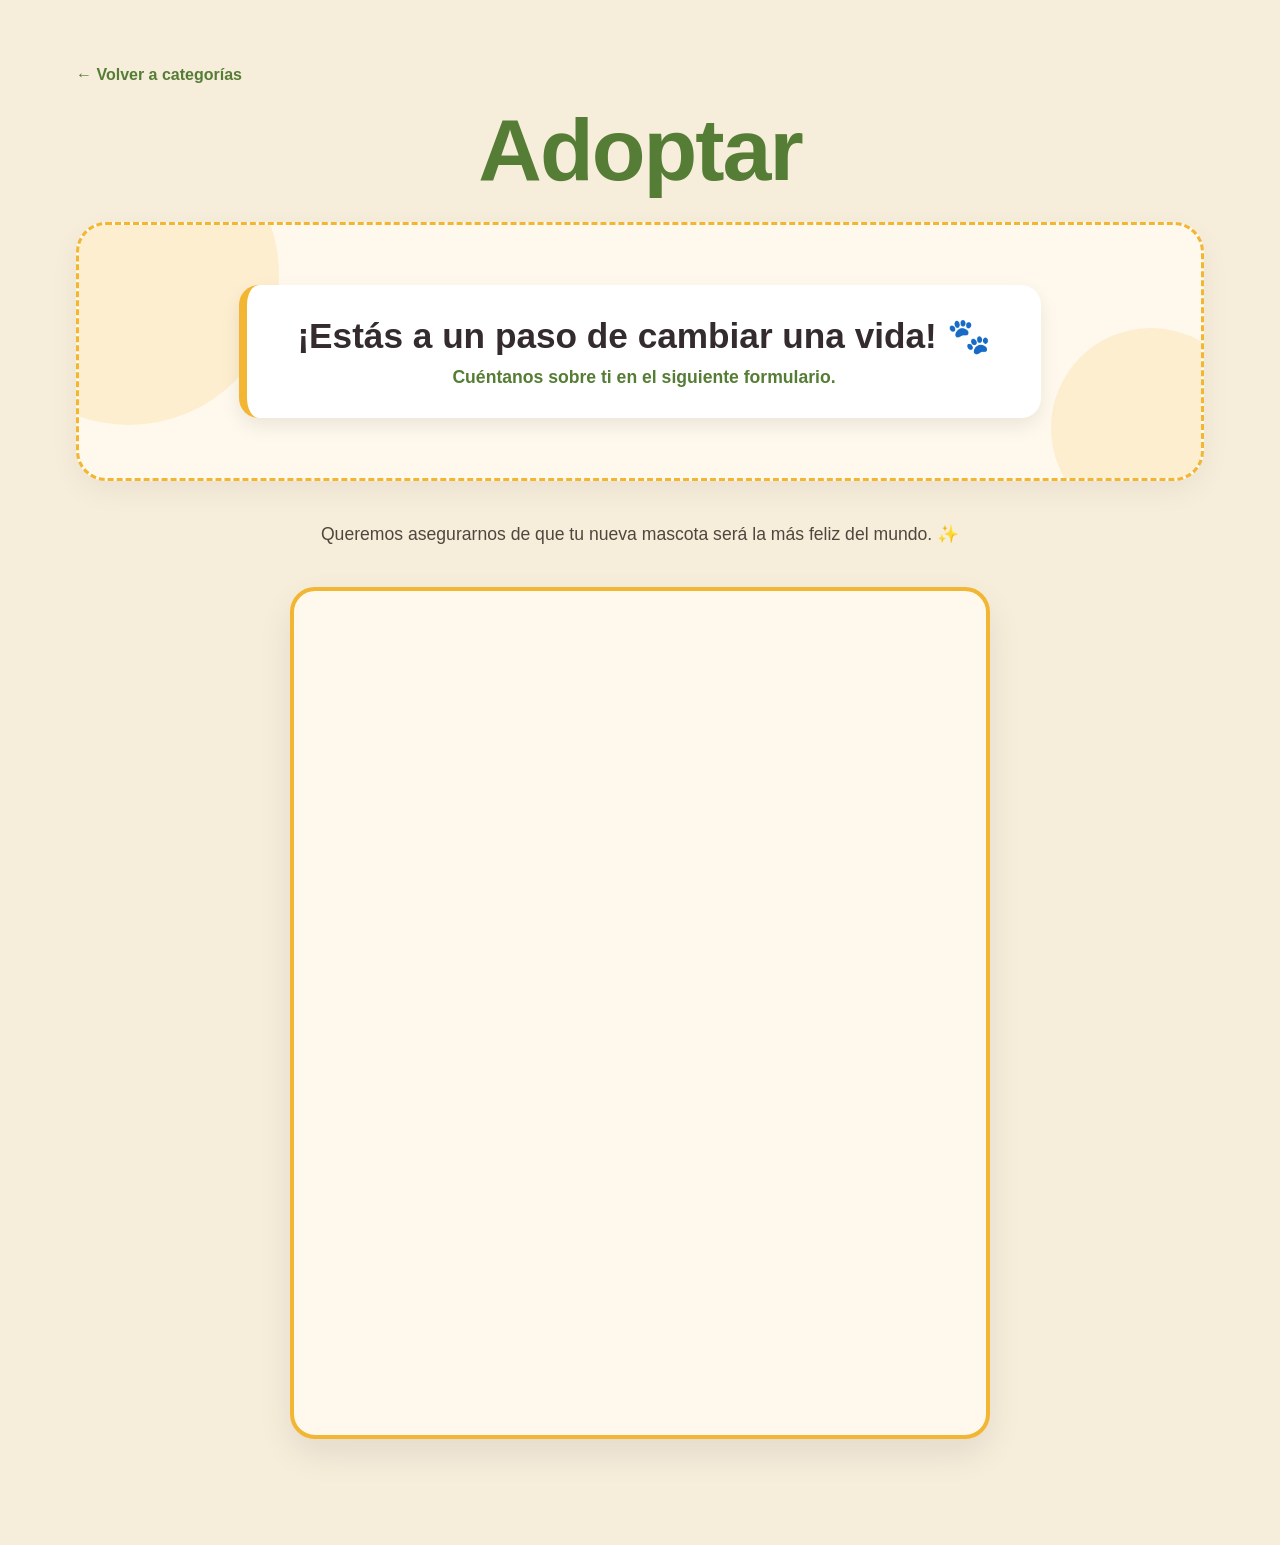
<file: adoptar.html>
<!DOCTYPE html>
<html lang="es">
<head>
    <meta charset="UTF-8">
    <meta name="viewport" content="width=device-width, initial-scale=1.0">
    <title>Adoptar | Mascota a Bordo</title>
    <link rel="stylesheet" href="estilo.css">
    <style>
        /* --- DISEÑO DEL BANNER CON FONDO BEIGE Y DETALLES NARANJAS --- */
        .banner-adopcion {
            position: relative;
            border-radius: 30px;
            margin-bottom: 40px;
            text-align: center;
            box-shadow: 0 10px 30px rgba(0,0,0,0.05);
            background: #fff8ec; /* Fondo beige claro */
            padding: 60px 20px;
            border: 3px dashed #f2b632; /* Borde punteado naranja */
            overflow: hidden;
        }

        /* Círculos decorativos de fondo (naranjitas) */
        .banner-adopcion::before,
        .banner-adopcion::after {
            content: '';
            position: absolute;
            border-radius: 50%;
            background: #f2b632;
            opacity: 0.15;
            z-index: 0;
        }

        .banner-adopcion::before {
            width: 300px;
            height: 300px;
            top: -100px;
            left: -100px;
        }

        .banner-adopcion::after {
            width: 200px;
            height: 200px;
            bottom: -50px;
            right: -50px;
        }

        /* Tarjeta con el texto encima del fondo */
        .texto-banner {
            position: relative;
            z-index: 2;
            background: #ffffff;
            padding: 30px 50px;
            border-radius: 20px;
            display: inline-block;
            box-shadow: 0 8px 20px rgba(0,0,0,0.08);
            border-left: 8px solid #f2b632; /* Detalle naranja a la izquierda */
            transition: transform 0.3s ease;
        }

        .texto-banner:hover {
            transform: translateY(-5px);
        }

        .banner-adopcion h2 {
            margin: 0;
            color: #332b2e; /* Color oscuro para el título */
            font-size: 2.2rem;
            font-weight: 900;
        }
        
        .banner-adopcion p {
            margin: 10px 0 0 0;
            color: #557d35; /* Verde de la marca para el subtítulo */
            font-size: 1.1rem;
            font-weight: bold;
        }

        /* Estilo del formulario */
        .contenedor-jotform {
            box-shadow: 0 15px 35px rgba(0,0,0,0.08);
            border: 4px solid #f2b632; /* Borde naranja en el formulario */
            background: #fff8ec;
            padding: 20px;
        }

        @media (max-width: 760px) {
            .texto-banner {
                padding: 20px;
            }
            .banner-adopcion h2 {
                font-size: 1.5rem;
            }
        }
    </style>
</head>
<body>
    <main class="pagina">
        <a class="volver" href="categorias.html">← Volver a categorías</a>
        <h1 class="titulo-pagina centrado"><span>Adoptar</span></h1>
        
        <!-- Banner con fondo beige y detalles naranjas -->
        <div class="banner-adopcion">
            <div class="texto-banner">
                <h2>¡Estás a un paso de cambiar una vida! 🐾</h2>
                <p>Cuéntanos sobre ti en el siguiente formulario.</p>
            </div>
        </div>

        <p class="texto-intro centrado" style="max-width: 800px; margin: 0 auto 30px auto;">Queremos asegurarnos de que tu nueva mascota será la más feliz del mundo. ✨</p>

        <!-- Formulario de JotForm incrustado -->
        <div class="contenedor-jotform">
            <iframe 
                src="https://form.jotform.com/263247286756065" 
                width="100%" 
                height="800" 
                frameborder="0" 
                style="border-radius: 15px; min-height: 800px;">
                Cargando…
            </iframe>
        </div>
    </main>
</body>
</html>
</file>
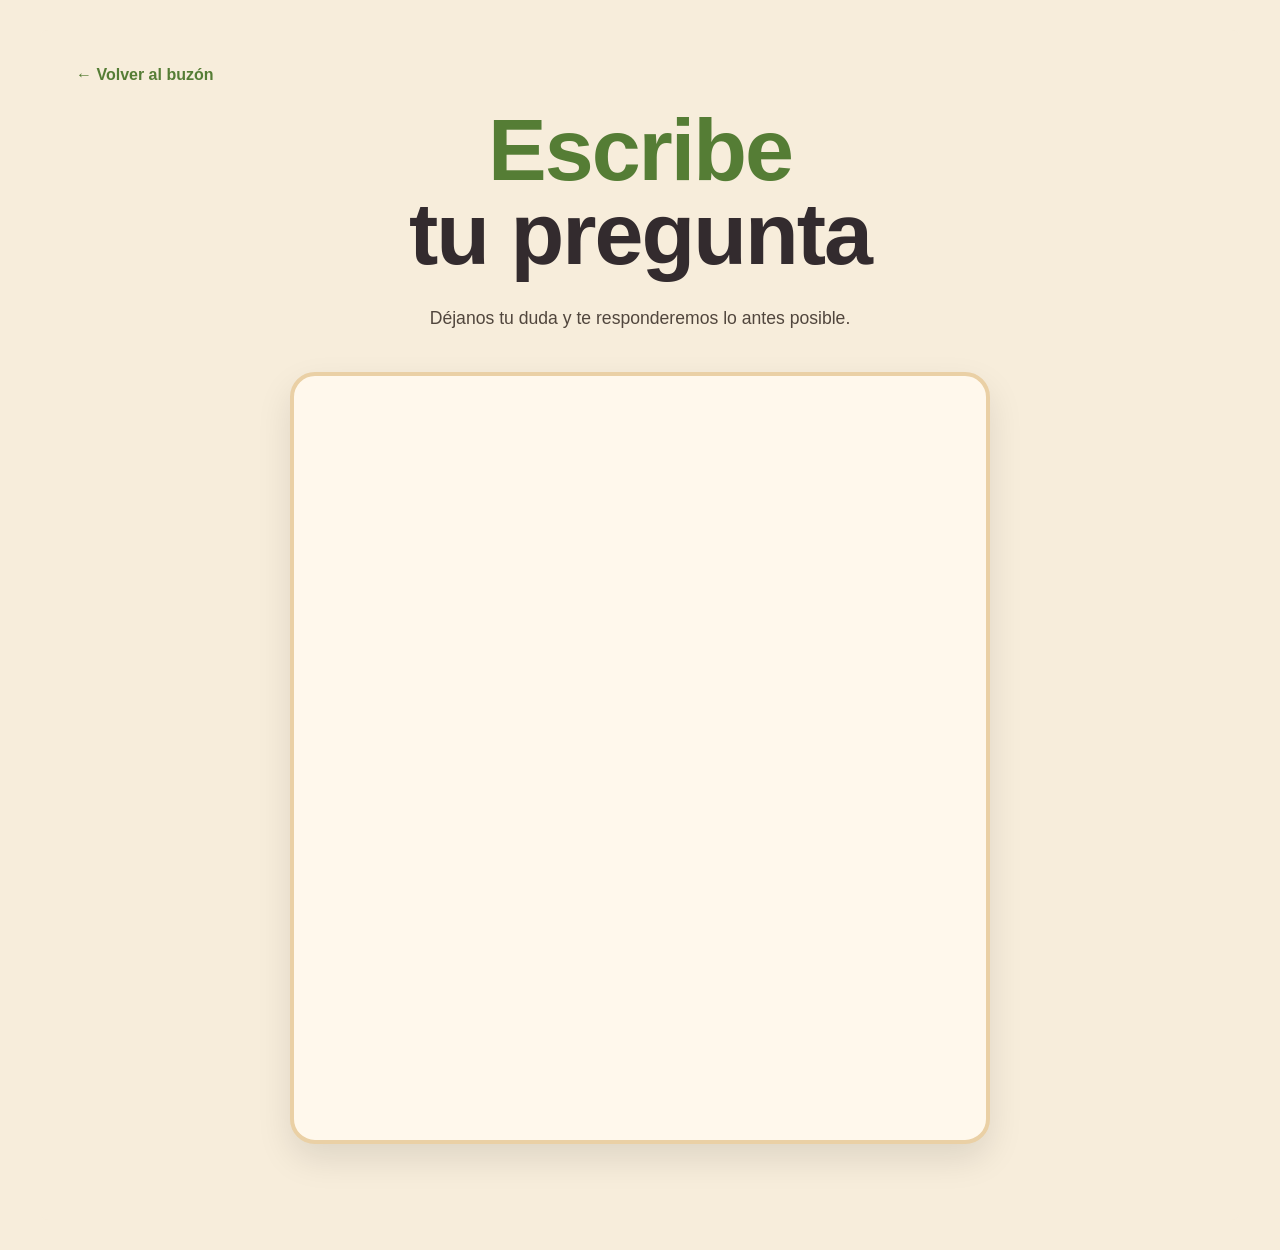
<file: buzon-enviar.html>
<!DOCTYPE html>
<html lang="es">
<head>
    <meta charset="UTF-8">
    <meta name="viewport" content="width=device-width, initial-scale=1.0">
    <title>Escribir pregunta | Mascota a Bordo</title>
    <link rel="stylesheet" href="estilo.css">
    <style>
        .contenedor-jotform {
            box-shadow: 0 15px 35px rgba(0,0,0,0.1);
            border: 4px solid #ead0a5;
            background: #fff8ec;
            padding: 30px;
        }
    </style>
</head>
<body>
    <main class="pagina">
        <a class="volver" href="buzon.html">← Volver al buzón</a>
        <h1 class="titulo-pagina centrado"><span>Escribe</span><br>tu pregunta</h1>
        <p class="texto-intro centrado">Déjanos tu duda y te responderemos lo antes posible.</p>

        <div class="contenedor-jotform">
            <iframe 
                src="https://form.jotform.com/263247355438059" 
                width="100%" 
                height="700" 
                frameborder="0" 
                style="border-radius: 15px; min-height: 700px;">
                Cargando…
            </iframe>
        </div>
    </main>
</body>
</html>
</file>
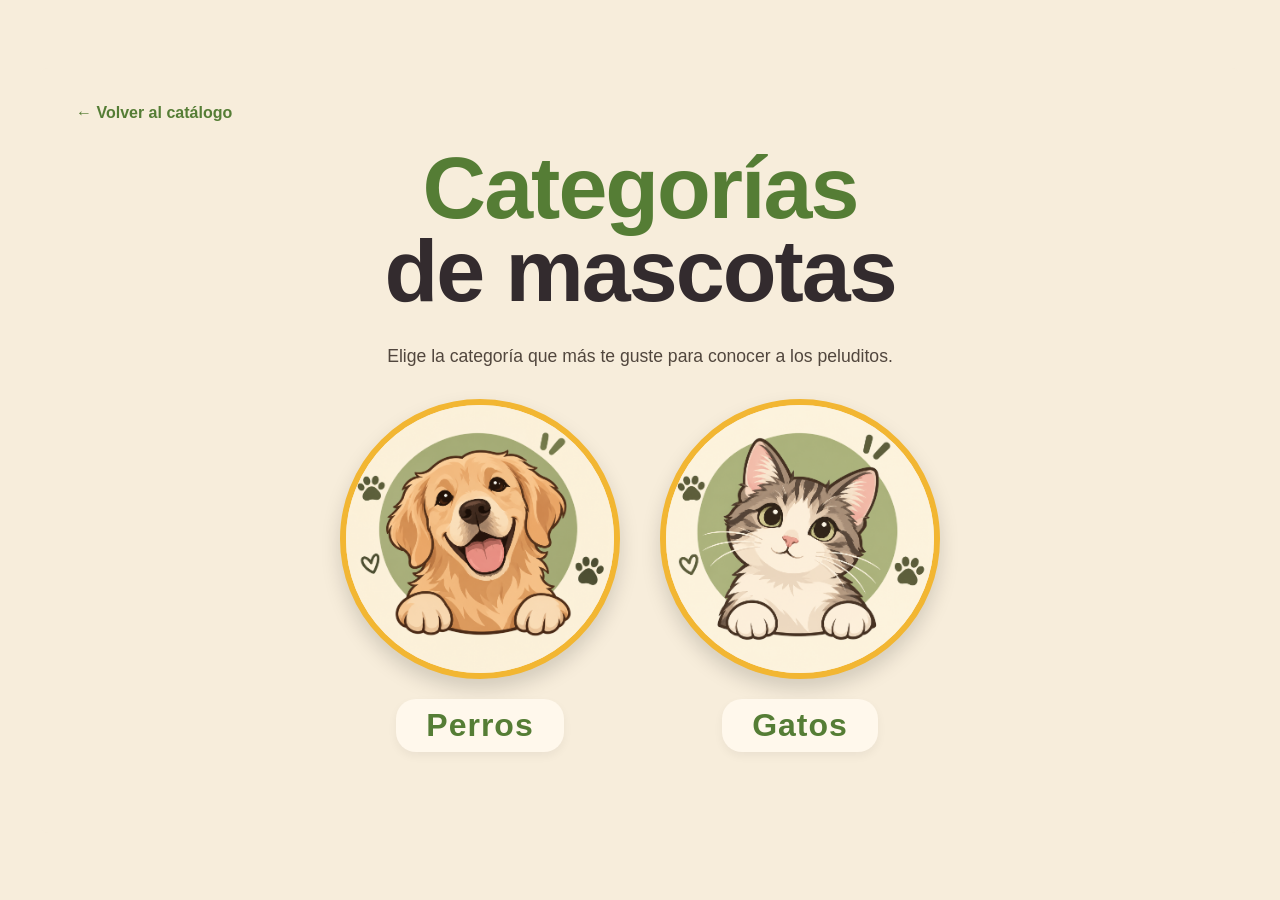
<file: categorias.html>
<!DOCTYPE html>
<html lang="es">
<head>
    <meta charset="UTF-8">
    <meta name="viewport" content="width=device-width, initial-scale=1.0">
    <title>Categorías | Mascota a Bordo</title>
    <link rel="stylesheet" href="estilo.css">
    <style>
        /* Estilos exclusivos para las nuevas tarjetas de categorías */
        .categorias-decoradas {
            display: flex;
            justify-content: center;
            gap: 40px;
            margin-top: 30px;
            flex-wrap: wrap;
        }

        .categoria-card {
            text-decoration: none;
            display: flex;
            flex-direction: column;
            align-items: center;
            transition: transform 0.3s ease;
        }

        .categoria-card:hover {
            transform: translateY(-10px) scale(1.05); /* Efecto de saltito */
        }

        /* Estilo para la imagen/ilustración */
        .categoria-card img {
            width: 280px;
            height: 280px;
            object-fit: cover;
            border-radius: 50%; /* Las hace redondas */
            border: 6px solid #f2b632; /* Borde amarillo de la marca */
            box-shadow: 0 10px 20px rgba(0,0,0,0.15);
            background-color: #f7eddb; /* Por si la imagen tiene transparencia */
            transition: box-shadow 0.3s ease;
        }

        .categoria-card:hover img {
            box-shadow: 0 15px 30px rgba(0,0,0,0.25);
            border-color: #e9a91f; /* El borde se hace más oscuro al pasar el mouse */
        }

        /* Estilo para el texto debajo de la imagen */
        .categoria-titulo {
            margin-top: 20px;
            font-size: 2rem;
            font-weight: 900;
            color: #557d35; /* Verde de tu página */
            letter-spacing: 1px;
            background: #fff8ec;
            padding: 8px 30px;
            border-radius: 20px;
            box-shadow: 0 4px 10px rgba(0,0,0,0.05);
            transition: background 0.3s ease, color 0.3s ease;
        }

        .categoria-card:hover .categoria-titulo {
            background: #f2b632;
            color: #332b2e;
        }
    </style>
</head>
<body>
    <main class="pagina catalogo-inicio">
        <a class="volver" href="catalogo.html">← Volver al catálogo</a>
        <h1 class="titulo-pagina centrado"><span>Categorías</span><br>de mascotas</h1>
        <p class="texto-intro centrado">Elige la categoría que más te guste para conocer a los peluditos.</p>
        
        <div class="categorias-decoradas">
            <!-- Tarjeta de Perros -->
            <a href="perros.html" class="categoria-card">
                <!-- Asegúrate de que el nombre coincida con tu archivo -->
                <img src="imagenes/logo.png" alt="Perros">
                <h2 class="categoria-titulo">Perros</h2>
            </a>
            
            <!-- Tarjeta de Gatos -->
            <a href="gatos.html" class="categoria-card">
                <!-- Asegúrate de que el nombre coincida con tu archivo -->
                <img src="imagenes/logo gatos.png" alt="Gatos">
                <h2 class="categoria-titulo">Gatos</h2>
            </a>
        </div>
    </main>
</body>
</html>
</file>
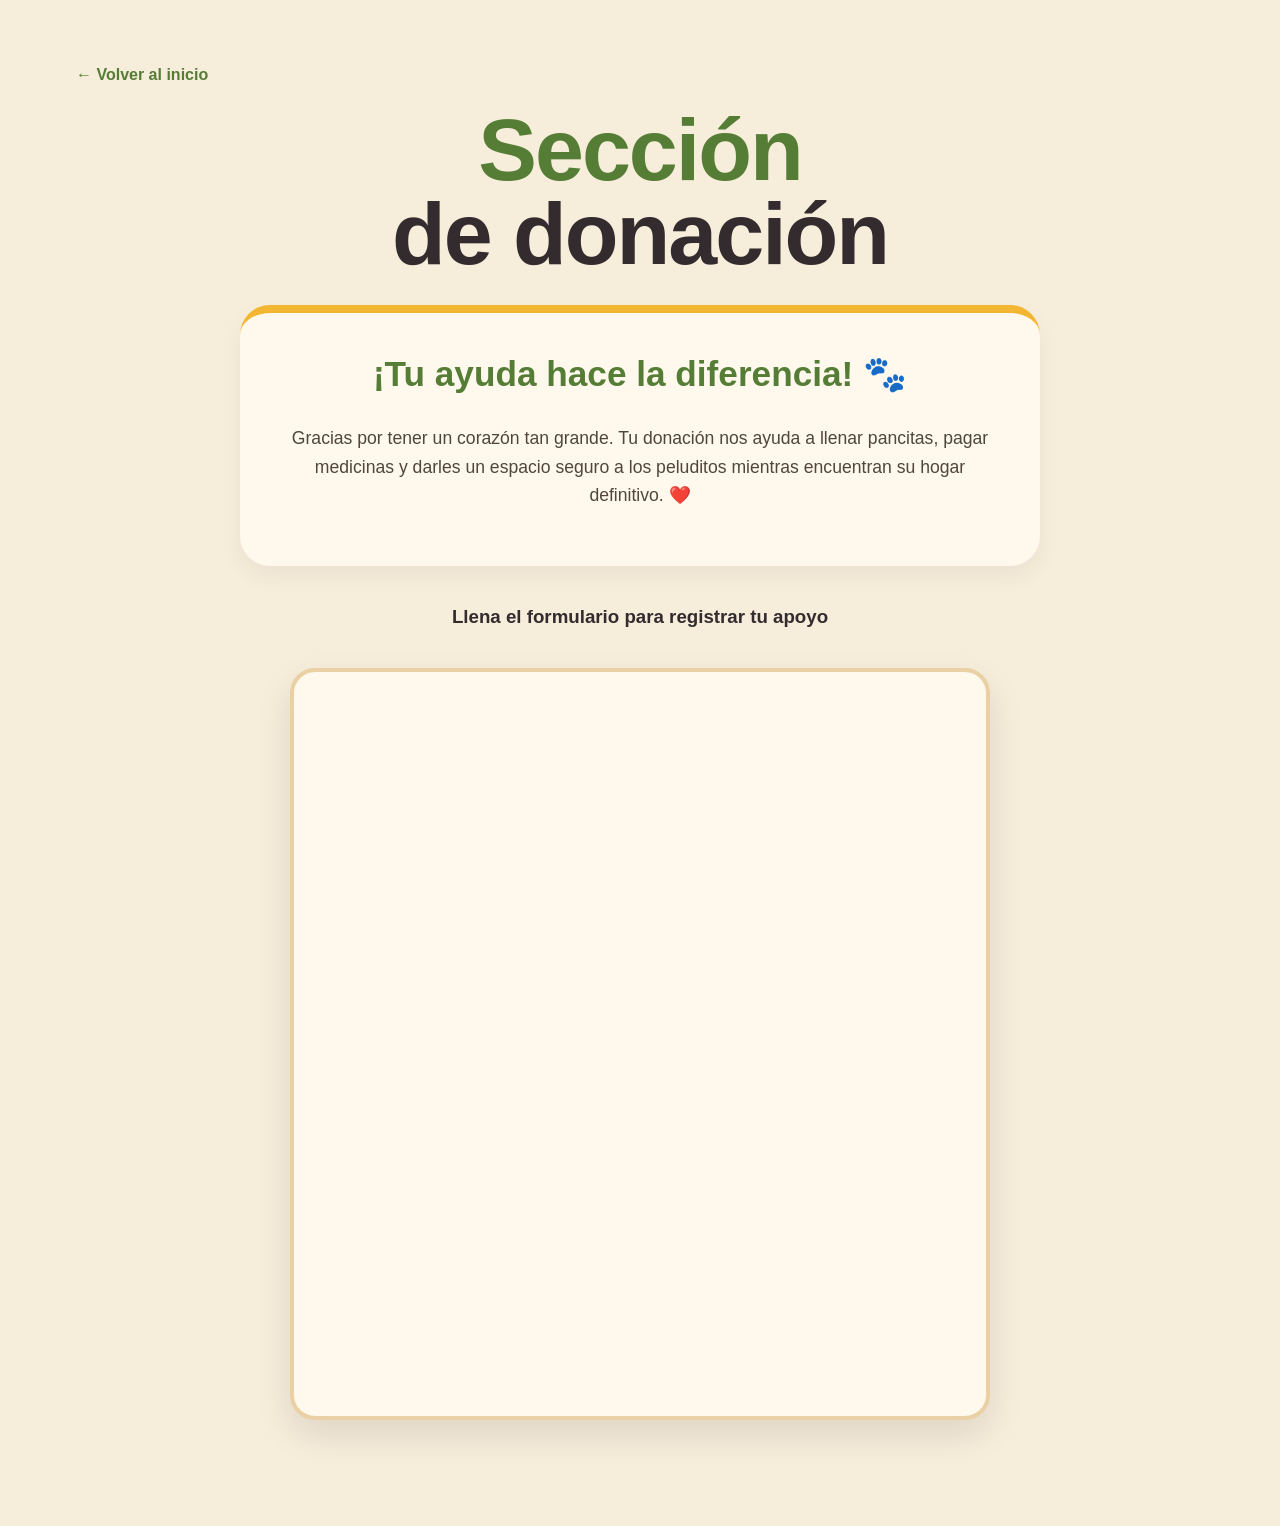
<file: formulario-donacion.html>
<!DOCTYPE html>
<html lang="es">
<head>
    <meta charset="UTF-8">
    <meta name="viewport" content="width=device-width, initial-scale=1.0">
    <title>Donaciones | Mascota a Bordo</title>
    <link rel="stylesheet" href="estilo.css">
    <style>
        .tarjeta-agradecimiento {
            background: #fff8ec;
            border-radius: 30px;
            padding: 40px;
            max-width: 800px;
            margin: 0 auto 40px auto;
            text-align: center;
            box-shadow: 0 10px 25px rgba(0,0,0,0.05);
            border-top: 8px solid #f2b632;
        }
        .tarjeta-agradecimiento h2 {
            color: #557d35;
            font-size: 2.2rem;
            margin-top: 0;
        }
        .tarjeta-agradecimiento p {
            font-size: 1.1rem;
            color: #51463d;
            line-height: 1.6;
        }
        .contenedor-jotform {
            box-shadow: 0 15px 35px rgba(0,0,0,0.1);
            border: 4px solid #ead0a5;
        }
    </style>
</head>
<body>
    <main class="pagina">
        <a class="volver" href="index.html">← Volver al inicio</a>
        
        <h1 class="titulo-pagina centrado"><span>Sección</span><br>de donación</h1>
        
        <div class="tarjeta-agradecimiento">
            <h2>¡Tu ayuda hace la diferencia! 🐾</h2>
            <p>Gracias por tener un corazón tan grande. Tu donación nos ayuda a llenar pancitas, pagar medicinas y darles un espacio seguro a los peluditos mientras encuentran su hogar definitivo. ❤️</p>
        </div>

        <h3 class="centrado" style="color: #332b2e; margin-bottom: 20px;">Llena el formulario para registrar tu apoyo</h3>

        <!-- Formulario de JotForm incrustado -->
        <div class="contenedor-jotform">
            <iframe 
                src="https://form.jotform.com/263247345006049" 
                width="100%" 
                height="700" 
                frameborder="0" 
                style="border-radius: 15px; min-height: 700px;">
                Cargando…
            </iframe>
        </div>
    </main>
</body>
</html>
</file>
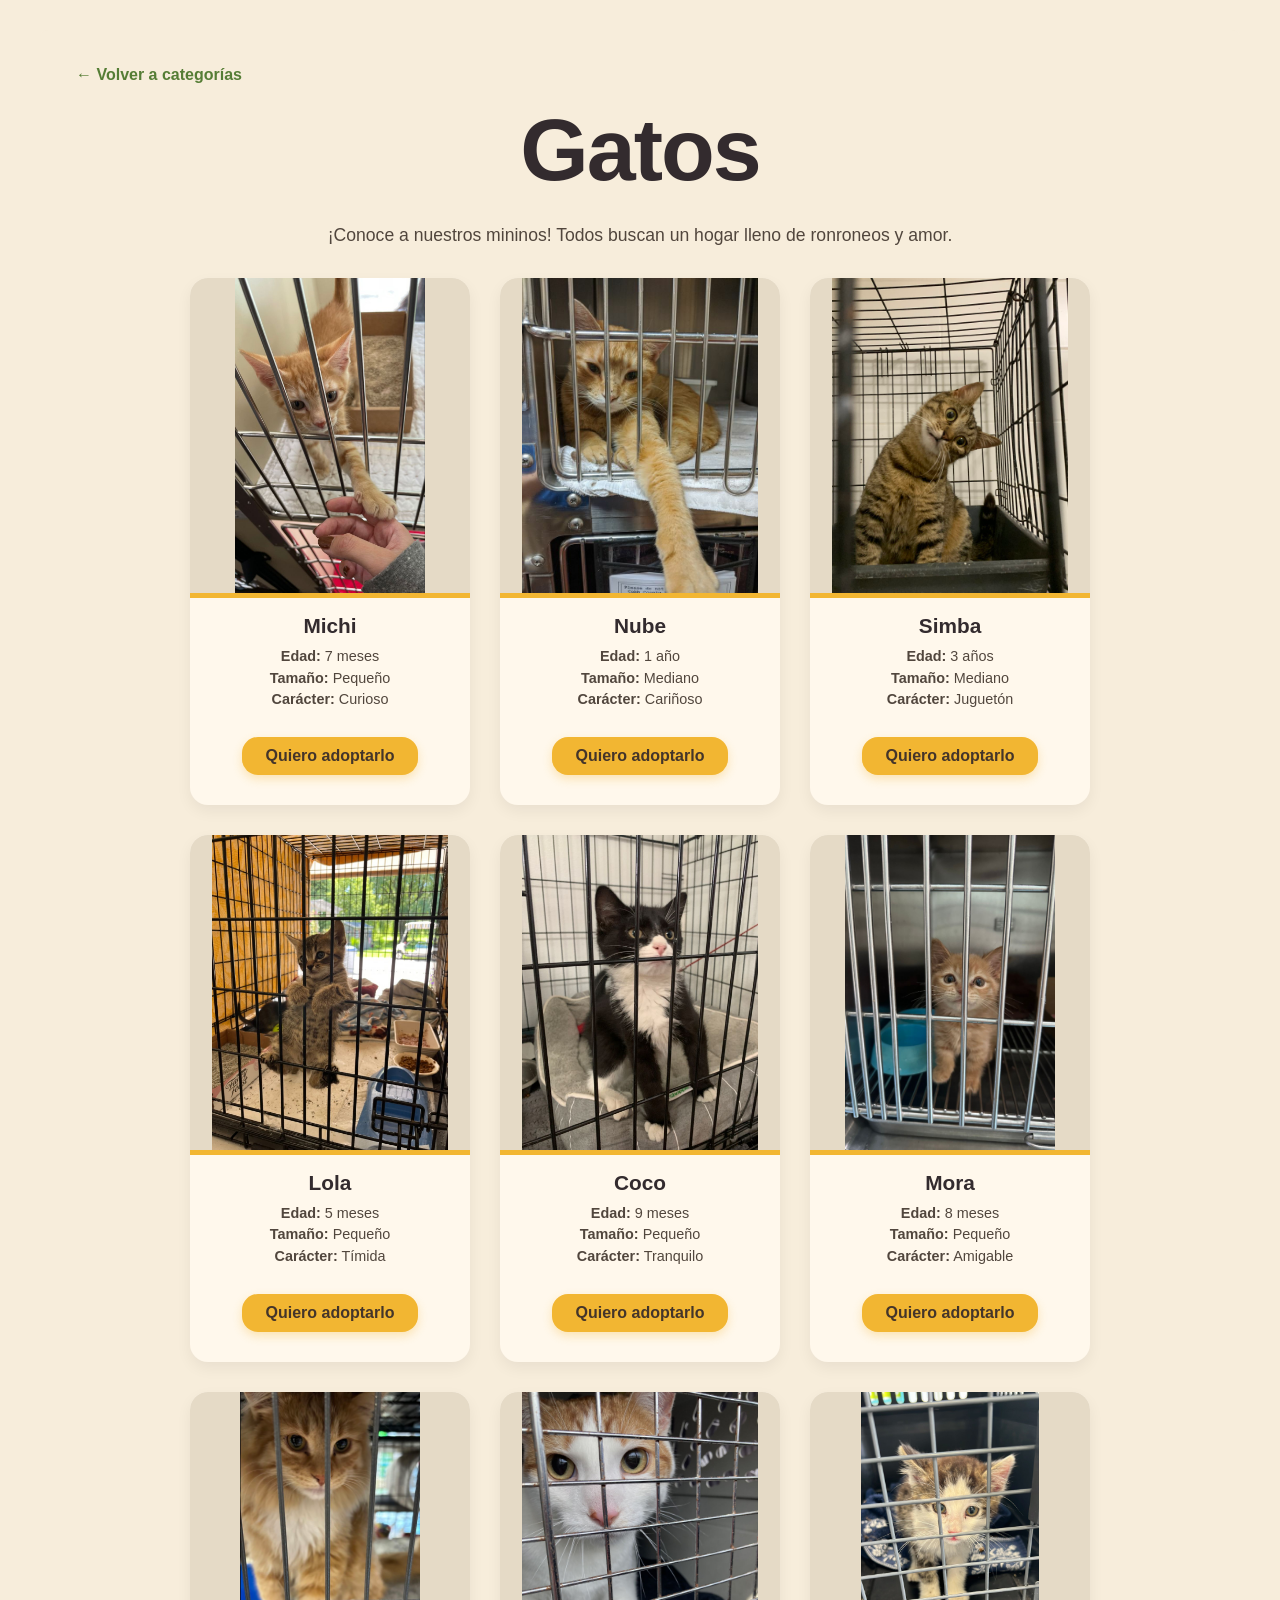
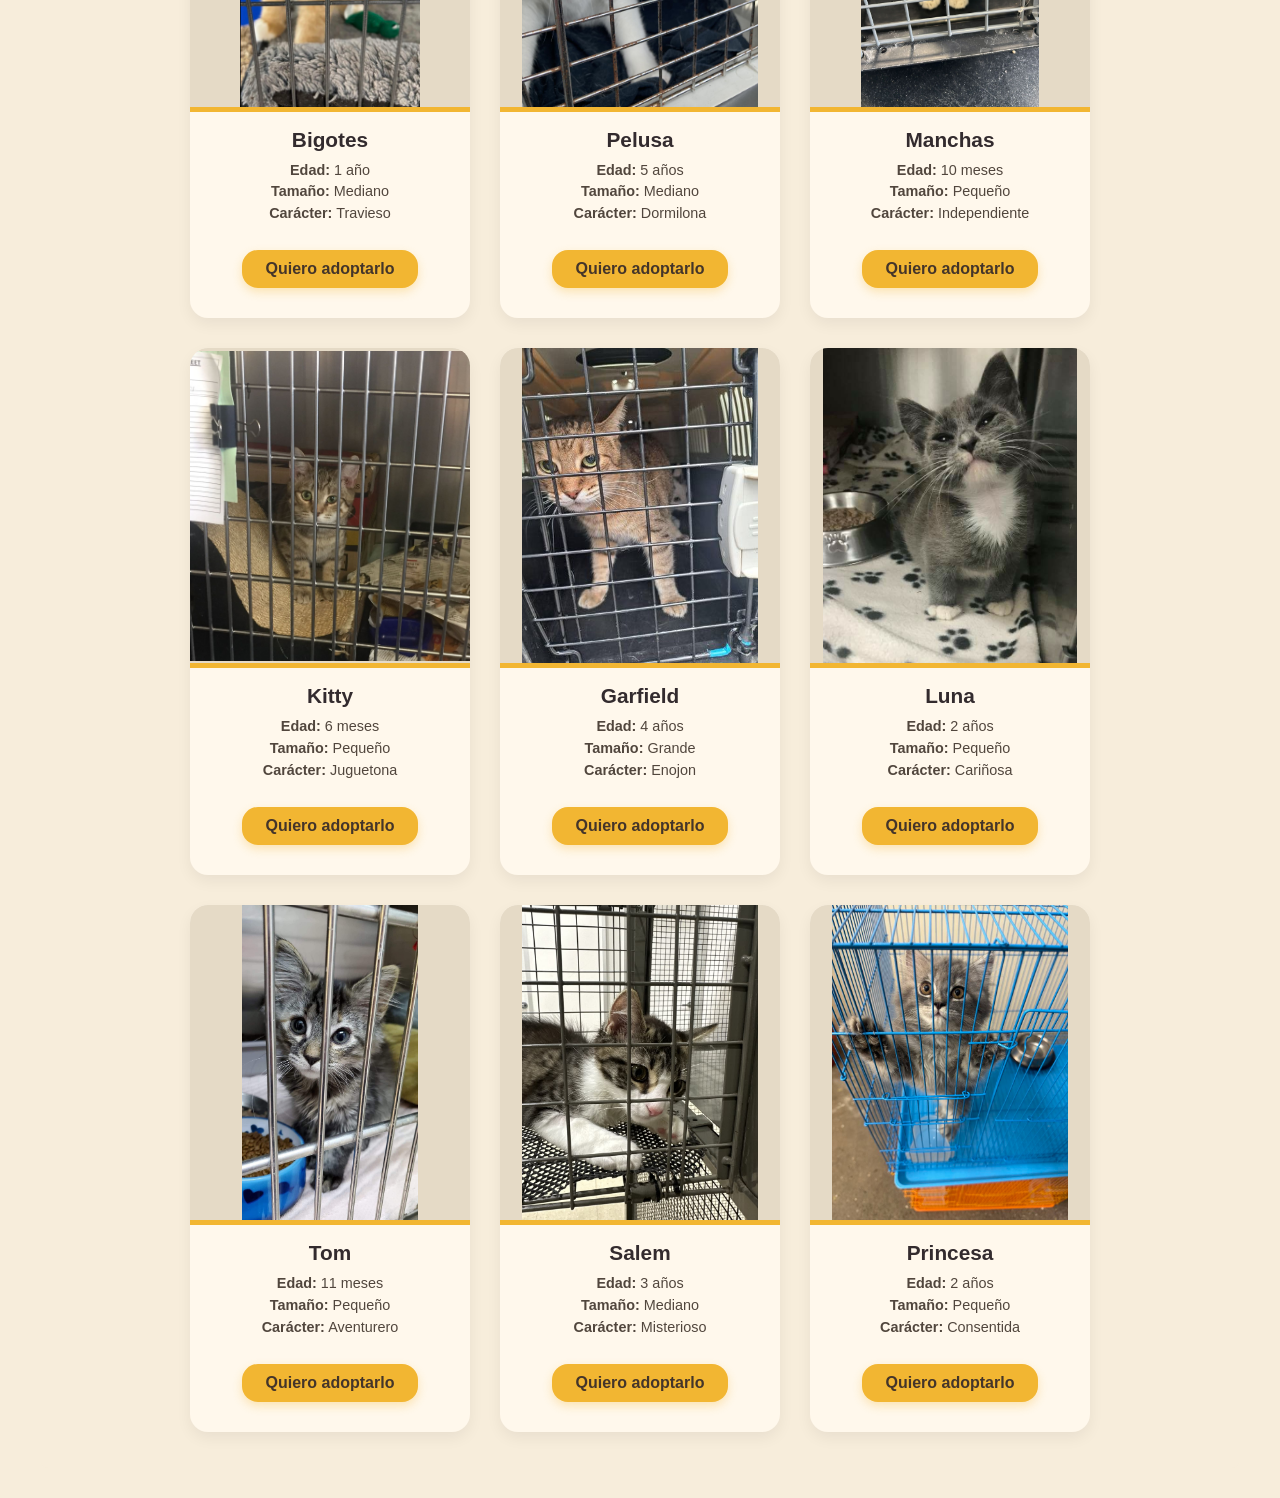
<file: gatos.html>
<!DOCTYPE html>
<html lang="es">
<head>
    <meta charset="UTF-8">
    <meta name="viewport" content="width=device-width, initial-scale=1.0">
    <title>Gatos | Mascota a Bordo</title>
    <link rel="stylesheet" href="estilo.css">
</head>
<body>
    <main class="pagina">
        <a class="volver" href="categorias.html">← Volver a categorías</a>
        <h1 class="titulo-pagina centrado">Gatos</h1>
        <p class="texto-intro centrado">¡Conoce a nuestros mininos! Todos buscan un hogar lleno de ronroneos y amor.</p>
        
        <div class="tarjetas">
            <!-- GATO 1 -->
            <article class="tarjeta">
                <img src="imagenes/1g.jpg" alt="Gato 1" loading="lazy">
                <h2>Michi</h2>
                <p><b>Edad:</b> 7 meses <br><b>Tamaño:</b> Pequeño<br><b>Carácter:</b> Curioso</p>
                <a class="boton-enlace" href="adoptar.html">Quiero adoptarlo</a>
            </article>
            <!-- GATO 2 -->
            <article class="tarjeta">
                <img src="imagenes/2g.jpg" alt="Gato 2" loading="lazy">
                <h2>Nube</h2>
                <p><b>Edad:</b> 1 año<br><b>Tamaño:</b> Mediano<br><b>Carácter:</b> Cariñoso</p>
                <a class="boton-enlace" href="adoptar.html">Quiero adoptarlo</a>
            </article>
            <!-- GATO 3 -->
            <article class="tarjeta">
                <img src="imagenes/3g.jpg" alt="Gato 3" loading="lazy">
                <h2>Simba</h2>
                <p><b>Edad:</b> 3 años<br><b>Tamaño:</b> Mediano<br><b>Carácter:</b> Juguetón</p>
                <a class="boton-enlace" href="adoptar.html">Quiero adoptarlo</a>
            </article>
            <!-- GATO 4 -->
            <article class="tarjeta">
                <img src="imagenes/4g.jpg" alt="Gato 4" loading="lazy">
                <h2>Lola</h2>
                <p><b>Edad:</b> 5 meses<br><b>Tamaño:</b> Pequeño<br><b>Carácter:</b> Tímida</p>
                <a class="boton-enlace" href="adoptar.html">Quiero adoptarlo</a>
            </article>
            <!-- GATO 5 -->
            <article class="tarjeta">
                <img src="imagenes/5g.jpg" alt="Gato 5" loading="lazy">
                <h2>Coco</h2>
                <p><b>Edad:</b> 9 meses <br><b>Tamaño:</b> Pequeño<br><b>Carácter:</b> Tranquilo</p>
                <a class="boton-enlace" href="adoptar.html">Quiero adoptarlo</a>
            </article>
            <!-- GATO 6 -->
            <article class="tarjeta">
                <img src="imagenes/6g.jpg" alt="Gato 6" loading="lazy">
                <h2>Mora</h2>
                <p><b>Edad:</b> 8 meses <br><b>Tamaño:</b> Pequeño<br><b>Carácter:</b> Amigable</p>
                <a class="boton-enlace" href="adoptar.html">Quiero adoptarlo</a>
            </article>
            <!-- GATO 7 -->
            <article class="tarjeta">
                <img src="imagenes/7g.jpg" alt="Gato 7" loading="lazy">
                <h2>Bigotes</h2>
                <p><b>Edad:</b> 1 año<br><b>Tamaño:</b> Mediano<br><b>Carácter:</b> Travieso</p>
                <a class="boton-enlace" href="adoptar.html">Quiero adoptarlo</a>
            </article>
            <!-- GATO 8 -->
            <article class="tarjeta">
                <img src="imagenes/8g.jpg" alt="Gato 8" loading="lazy">
                <h2>Pelusa</h2>
                <p><b>Edad:</b> 5 años<br><b>Tamaño:</b> Mediano<br><b>Carácter:</b> Dormilona</p>
                <a class="boton-enlace" href="adoptar.html">Quiero adoptarlo</a>
            </article>
            <!-- GATO 9 -->
            <article class="tarjeta">
                <img src="imagenes/9g.jpg" alt="Gato 9" loading="lazy">
                <h2>Manchas</h2>
                <p><b>Edad:</b> 10 meses <br><b>Tamaño:</b> Pequeño<br><b>Carácter:</b> Independiente</p>
                <a class="boton-enlace" href="adoptar.html">Quiero adoptarlo</a>
            </article>
            <!-- GATO 10 -->
            <article class="tarjeta">
                <img src="imagenes/10g.jpg" alt="Gato 10" loading="lazy">
                <h2>Kitty</h2>
                <p><b>Edad:</b> 6 meses<br><b>Tamaño:</b> Pequeño<br><b>Carácter:</b> Juguetona</p>
                <a class="boton-enlace" href="adoptar.html">Quiero adoptarlo</a>
            </article>
            <!-- GATO 11 -->
            <article class="tarjeta">
                <img src="imagenes/11g.jpg" alt="Gato 11" loading="lazy">
                <h2>Garfield</h2>
                <p><b>Edad:</b> 4 años<br><b>Tamaño:</b> Grande<br><b>Carácter:</b> Enojon </p>
                <a class="boton-enlace" href="adoptar.html">Quiero adoptarlo</a>
            </article>
            <!-- GATO 12 -->
            <article class="tarjeta">
                <img src="imagenes/12g.jpg" alt="Gato 12" loading="lazy">
                <h2>Luna</h2>
                <p><b>Edad:</b> 2 años<br><b>Tamaño:</b> Pequeño<br><b>Carácter:</b> Cariñosa</p>
                <a class="boton-enlace" href="adoptar.html">Quiero adoptarlo</a>
            </article>
            <!-- GATO 13 -->
            <article class="tarjeta">
                <img src="imagenes/13g.jpg" alt="Gato 13" loading="lazy">
                <h2>Tom</h2>
                <p><b>Edad:</b> 11 meses <br><b>Tamaño:</b> Pequeño<br><b>Carácter:</b> Aventurero</p>
                <a class="boton-enlace" href="adoptar.html">Quiero adoptarlo</a>
            </article>
            <!-- GATO 14 -->
            <article class="tarjeta">
                <img src="imagenes/14g.jpg" alt="Gato 14" loading="lazy">
                <h2>Salem</h2>
                <p><b>Edad:</b> 3 años<br><b>Tamaño:</b> Mediano<br><b>Carácter:</b> Misterioso</p>
                <a class="boton-enlace" href="adoptar.html">Quiero adoptarlo</a>
            </article>
            <!-- GATO 15 -->
            <article class="tarjeta">
                <img src="imagenes/15g.jpg" alt="Gato 15" loading="lazy">
                <h2>Princesa</h2>
                <p><b>Edad:</b> 2 años<br><b>Tamaño:</b> Pequeño<br><b>Carácter:</b> Consentida</p>
                <a class="boton-enlace" href="adoptar.html">Quiero adoptarlo</a>
            </article>
        </div>
    </main>
</body>
</html>
</file>
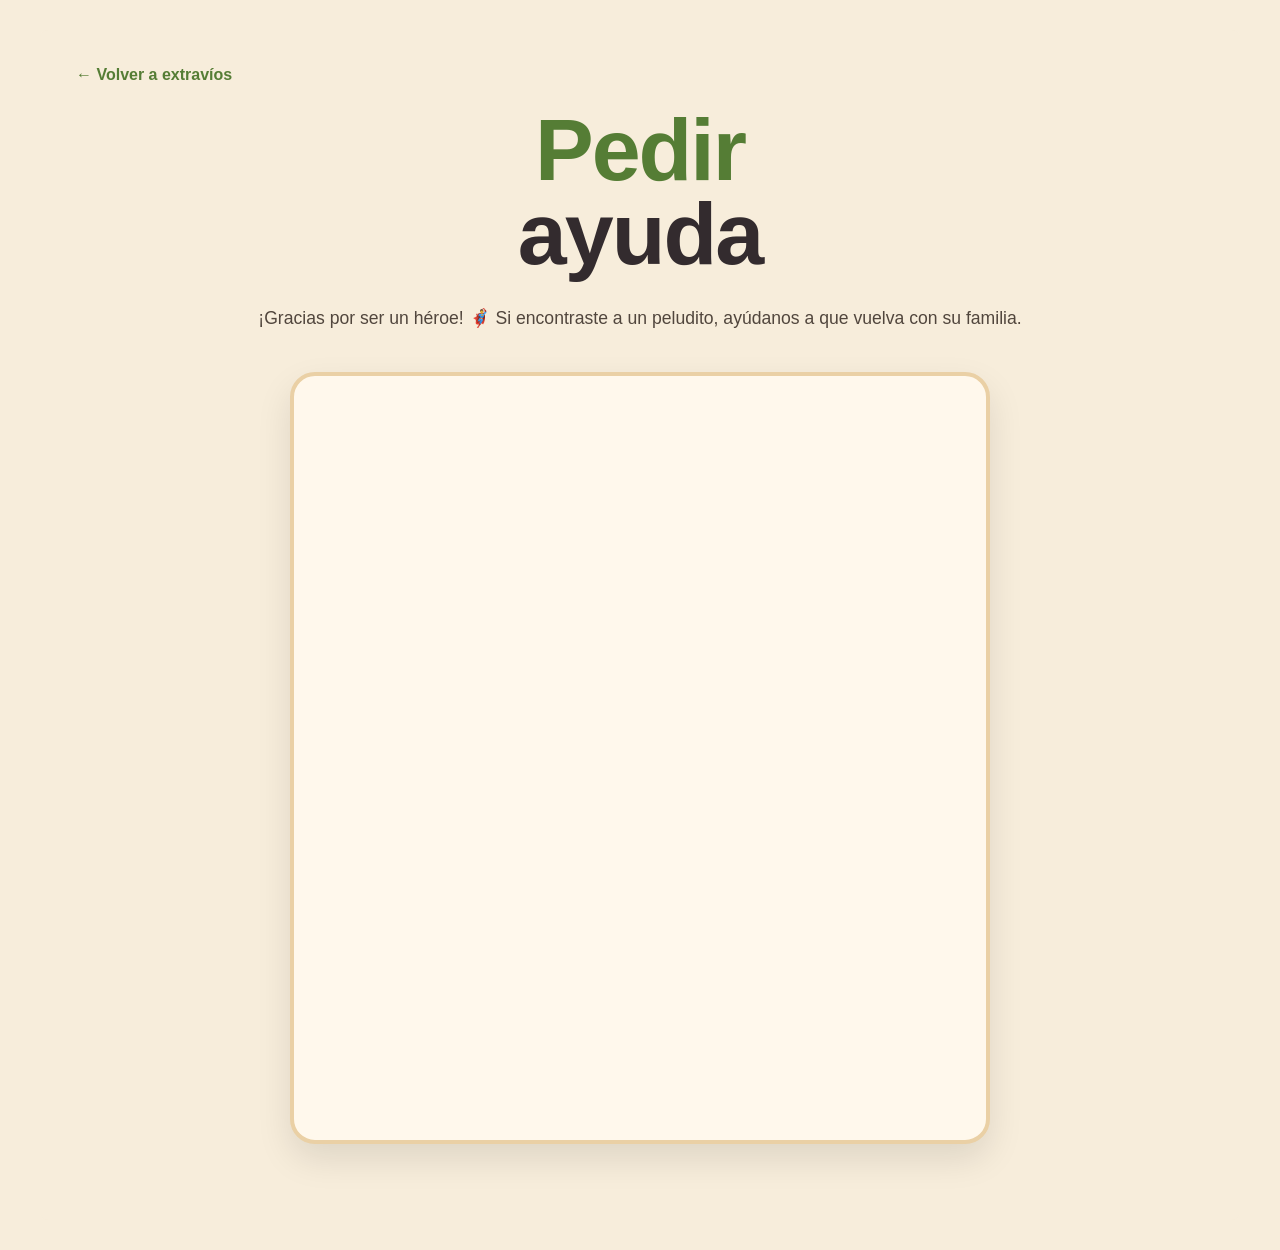
<file: pedir-ayuda.html>
<!DOCTYPE html>
<html lang="es">
<head>
    <meta charset="UTF-8">
    <meta name="viewport" content="width=device-width, initial-scale=1.0">
    <title>Pedir ayuda | Mascota a Bordo</title>
    <link rel="stylesheet" href="estilo.css">
    <style>
        .contenedor-jotform {
            box-shadow: 0 15px 35px rgba(0,0,0,0.1);
            border: 4px solid #ead0a5;
            background: #fff8ec;
            padding: 30px;
        }
    </style>
</head>
<body>
    <main class="pagina">
        <a class="volver" href="extravios.html">← Volver a extravíos</a>
        <h1 class="titulo-pagina centrado"><span>Pedir</span><br>ayuda</h1>
        <p class="texto-intro centrado">¡Gracias por ser un héroe! 🦸‍♂️ Si encontraste a un peludito, ayúdanos a que vuelva con su familia.</p>

        <div class="contenedor-jotform">
            <iframe 
                src="https://form.jotform.com/263247132371048" 
                width="100%" 
                height="700" 
                frameborder="0" 
                style="border-radius: 15px; min-height: 700px;">
                Cargando…
            </iframe>
        </div>
    </main>
</body>
</html>
</file>
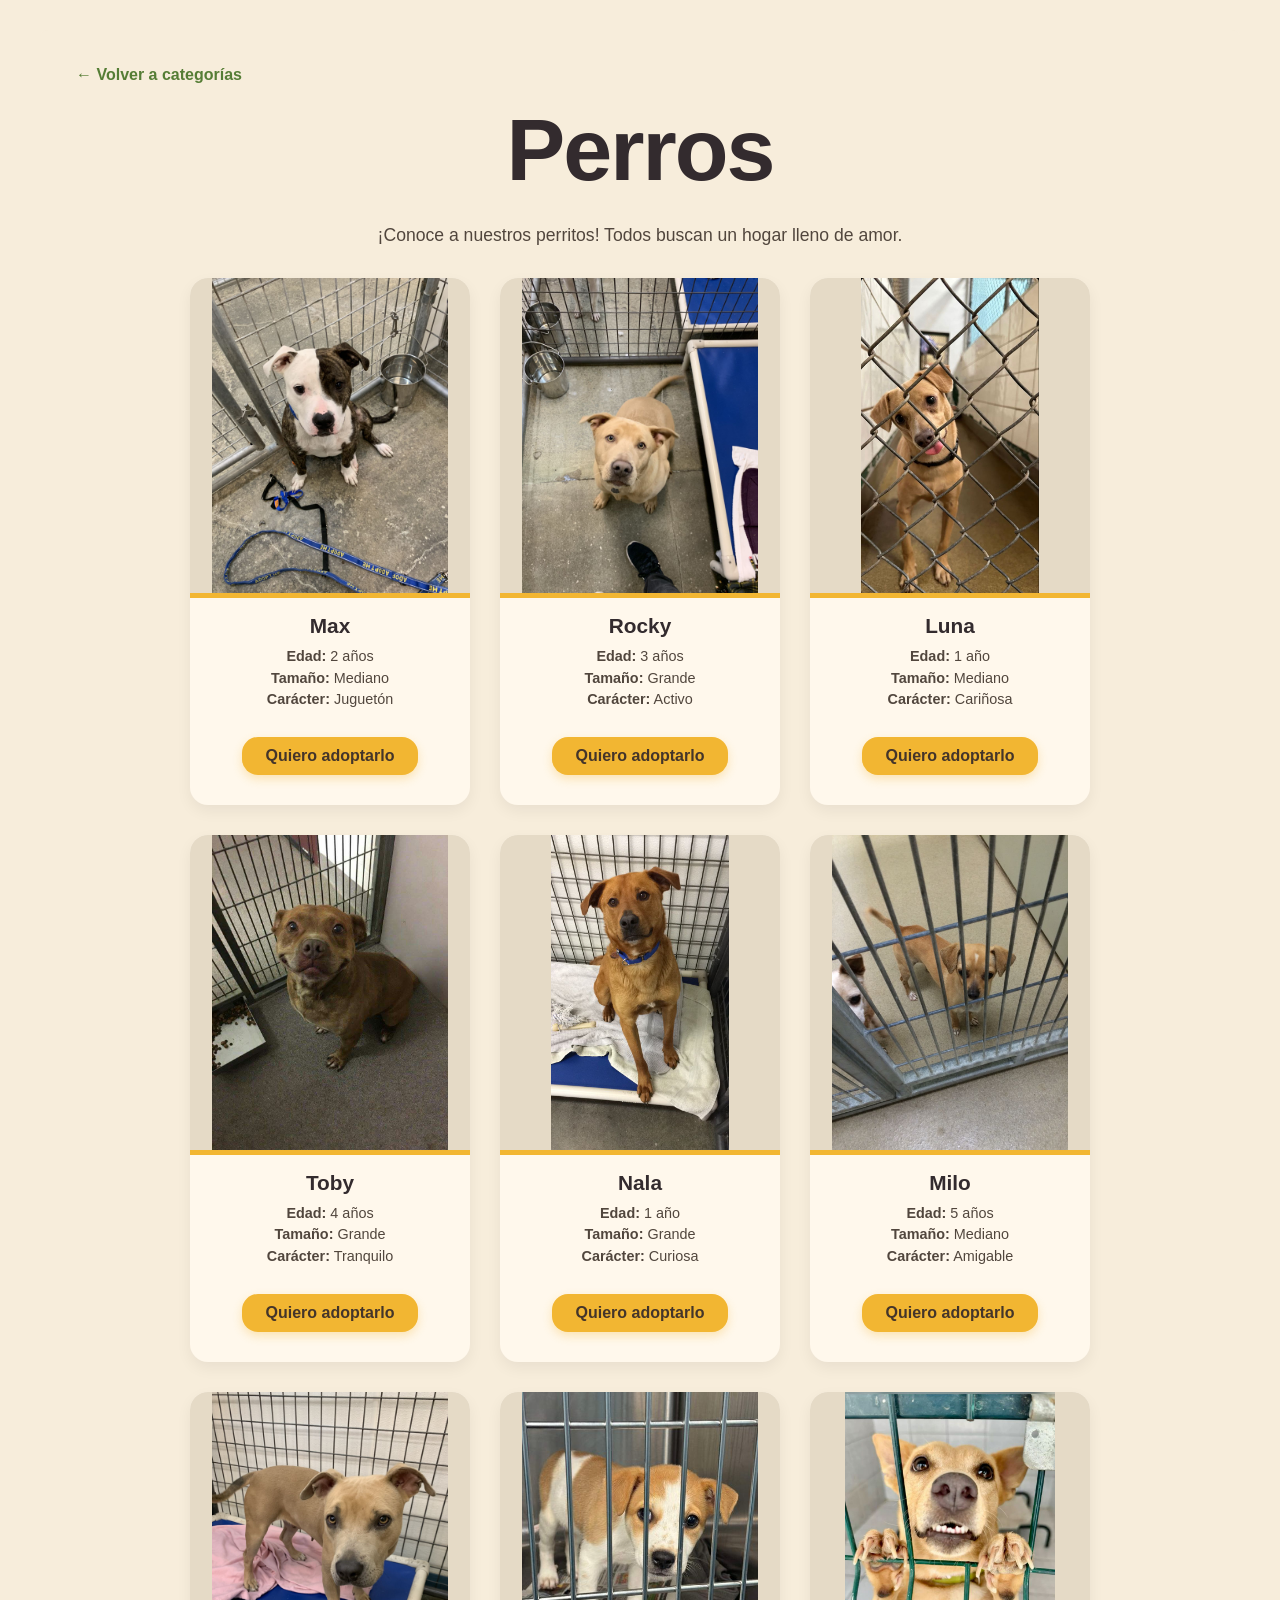
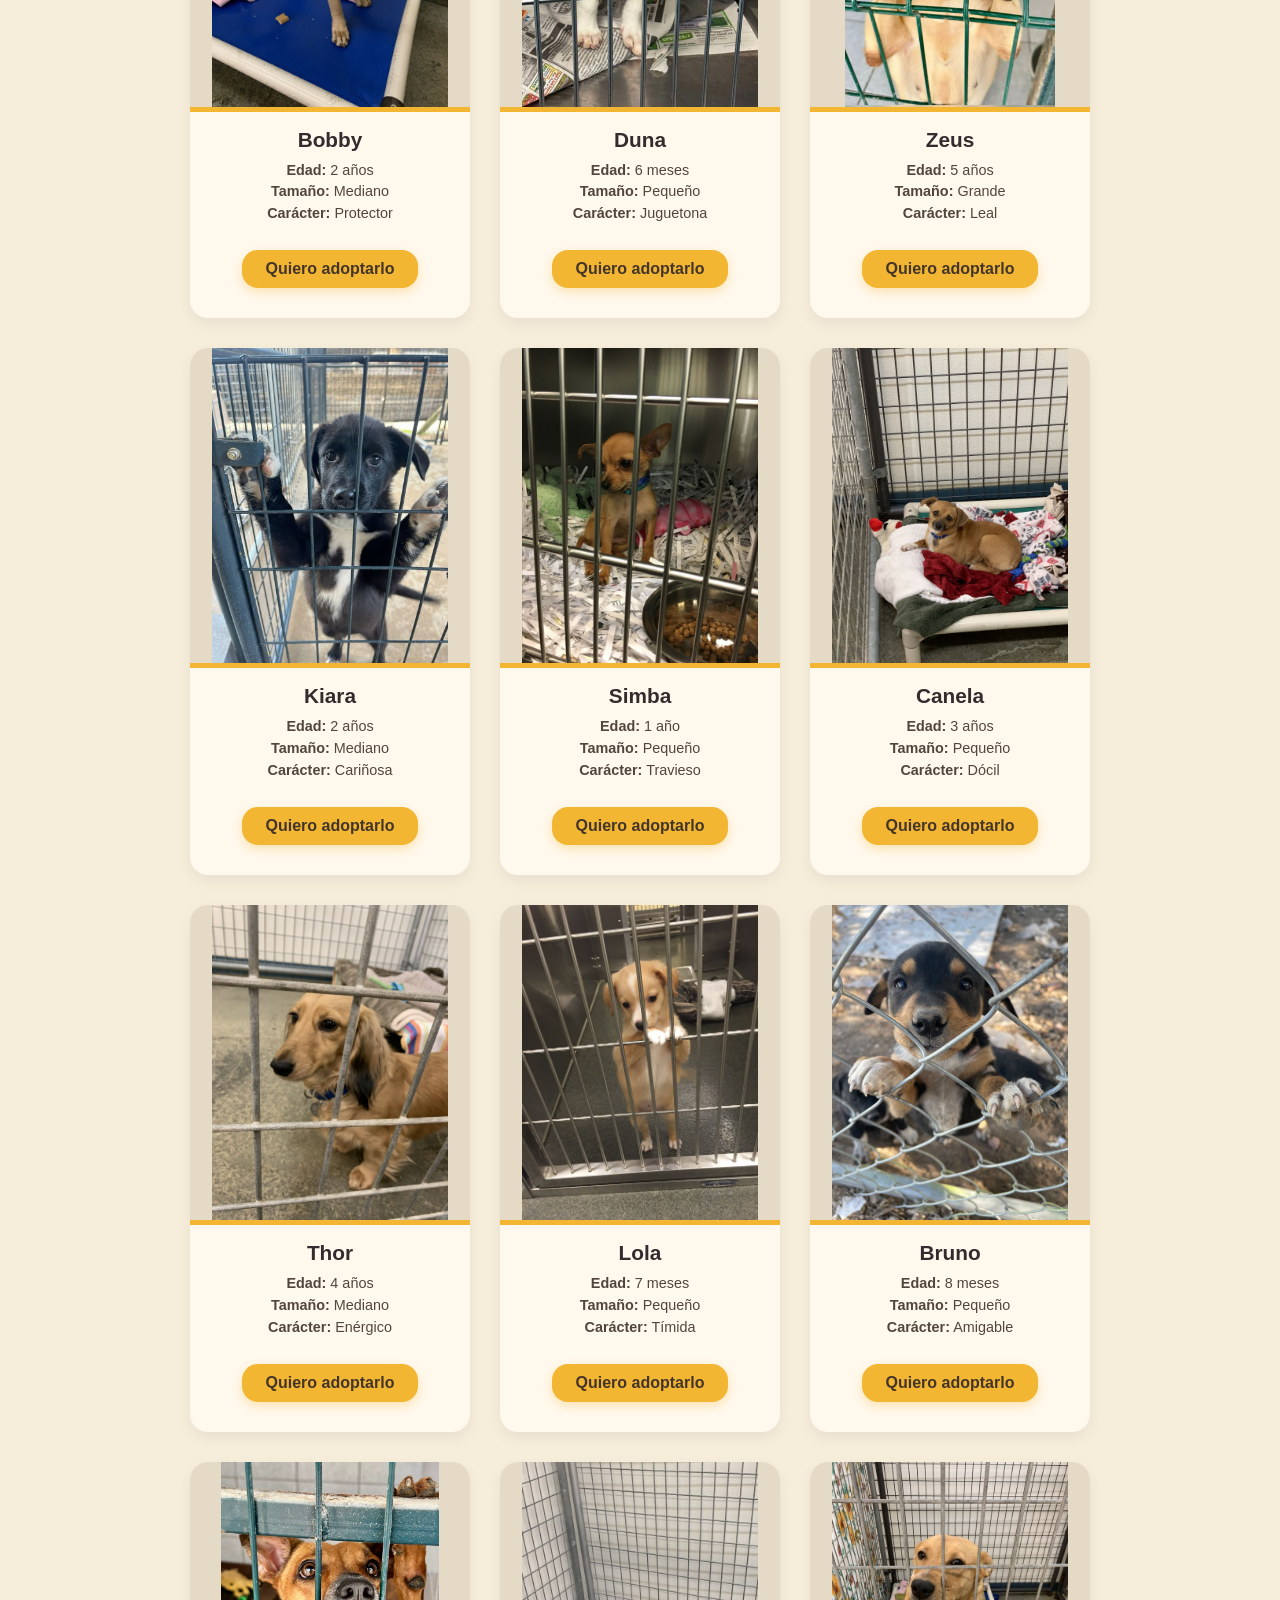
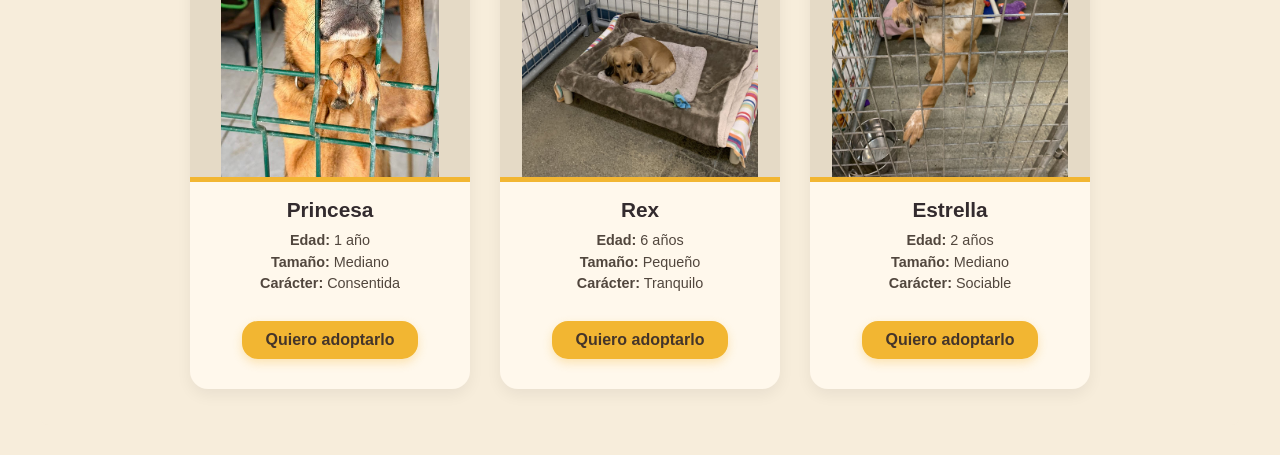
<file: perros.html>
<!DOCTYPE html>
<html lang="es">
<head>
    <meta charset="UTF-8">
    <meta name="viewport" content="width=device-width, initial-scale=1.0">
    <title>Perros | Mascota a Bordo</title>
    <link rel="stylesheet" href="estilo.css">
</head>
<body>
    <main class="pagina">
        <a class="volver" href="categorias.html">← Volver a categorías</a>
        <h1 class="titulo-pagina centrado">Perros</h1>
        <p class="texto-intro centrado">¡Conoce a nuestros perritos! Todos buscan un hogar lleno de amor.</p>
        
        <div class="tarjetas">
            <article class="tarjeta">
                <img src="imagenes/1.jpg" alt="Perro 1" loading="lazy">
                <h2>Max</h2>
                <p><b>Edad:</b> 2 años<br><b>Tamaño:</b> Mediano<br><b>Carácter:</b> Juguetón</p>
                <a class="boton-enlace" href="adoptar.html">Quiero adoptarlo</a>
            </article>
            <article class="tarjeta">
                <img src="imagenes/2.jpg" alt="Perro 2" loading="lazy">
                <h2>Rocky</h2>
                <p><b>Edad:</b> 3 años<br><b>Tamaño:</b> Grande<br><b>Carácter:</b> Activo</p>
                <a class="boton-enlace" href="adoptar.html">Quiero adoptarlo</a>
            </article>
            <article class="tarjeta">
                <img src="imagenes/3.jpg" alt="Perro 3" loading="lazy">
                <h2>Luna</h2>
                <p><b>Edad:</b> 1 año<br><b>Tamaño:</b> Mediano<br><b>Carácter:</b> Cariñosa</p>
                <a class="boton-enlace" href="adoptar.html">Quiero adoptarlo</a>
            </article>
            <article class="tarjeta">
                <img src="imagenes/4.jpg" alt="Perro 4" loading="lazy">
                <h2>Toby</h2>
                <p><b>Edad:</b> 4 años<br><b>Tamaño:</b> Grande <br><b>Carácter:</b> Tranquilo</p>
                <a class="boton-enlace" href="adoptar.html">Quiero adoptarlo</a>
            </article>
            <article class="tarjeta">
                <img src="imagenes/5.jpg" alt="Perro 5" loading="lazy">
                <h2>Nala</h2>
                <p><b>Edad:</b> 1 año<br><b>Tamaño:</b> Grande <br><b>Carácter:</b> Curiosa</p>
                <a class="boton-enlace" href="adoptar.html">Quiero adoptarlo</a>
            </article>
            <article class="tarjeta">
                <img src="imagenes/6.jpg" alt="Perro 6" loading="lazy">
                <h2>Milo</h2>
                <p><b>Edad:</b> 5 años<br><b>Tamaño:</b> Mediano<br><b>Carácter:</b> Amigable</p>
                <a class="boton-enlace" href="adoptar.html">Quiero adoptarlo</a>
            </article>
            <article class="tarjeta">
                <img src="imagenes/7.jpg" alt="Perro 7" loading="lazy">
                <h2>Bobby</h2>
                <p><b>Edad:</b> 2 años<br><b>Tamaño:</b> Mediano<br><b>Carácter:</b> Protector</p>
                <a class="boton-enlace" href="adoptar.html">Quiero adoptarlo</a>
            </article>
            <article class="tarjeta">
                <img src="imagenes/8.jpg" alt="Perro 8" loading="lazy">
                <h2>Duna</h2>
                <p><b>Edad:</b> 6 meses<br><b>Tamaño:</b> Pequeño<br><b>Carácter:</b> Juguetona</p>
                <a class="boton-enlace" href="adoptar.html">Quiero adoptarlo</a>
            </article>
            <article class="tarjeta">
                <img src="imagenes/9.jpg" alt="Perro 9" loading="lazy">
                <h2>Zeus</h2>
                <p><b>Edad:</b> 5 años<br><b>Tamaño:</b> Grande<br><b>Carácter:</b> Leal</p>
                <a class="boton-enlace" href="adoptar.html">Quiero adoptarlo</a>
            </article>
            <article class="tarjeta">
                <img src="imagenes/10.jpg" alt="Perro 10" loading="lazy">
                <h2>Kiara</h2>
                <p><b>Edad:</b> 2 años<br><b>Tamaño:</b> Mediano<br><b>Carácter:</b> Cariñosa</p>
                <a class="boton-enlace" href="adoptar.html">Quiero adoptarlo</a>
            </article>
            <article class="tarjeta">
                <img src="imagenes/11.jpg" alt="Perro 11" loading="lazy">
                <h2>Simba</h2>
                <p><b>Edad:</b> 1 año<br><b>Tamaño:</b> Pequeño<br><b>Carácter:</b> Travieso</p>
                <a class="boton-enlace" href="adoptar.html">Quiero adoptarlo</a>
            </article>
            <article class="tarjeta">
                <img src="imagenes/12.jpg" alt="Perro 12" loading="lazy">
                <h2>Canela</h2>
                <p><b>Edad:</b> 3 años<br><b>Tamaño:</b> Pequeño<br><b>Carácter:</b> Dócil</p>
                <a class="boton-enlace" href="adoptar.html">Quiero adoptarlo</a>
            </article>
            <article class="tarjeta">
                <img src="imagenes/13.jpg" alt="Perro 13" loading="lazy">
                <h2>Thor</h2>
                <p><b>Edad:</b> 4 años<br><b>Tamaño:</b> Mediano<br><b>Carácter:</b> Enérgico</p>
                <a class="boton-enlace" href="adoptar.html">Quiero adoptarlo</a>
            </article>
            <article class="tarjeta">
                <img src="imagenes/14.jpg" alt="Perro 14" loading="lazy">
                <h2>Lola</h2>
                <p><b>Edad:</b> 7 meses<br><b>Tamaño:</b> Pequeño<br><b>Carácter:</b> Tímida</p>
                <a class="boton-enlace" href="adoptar.html">Quiero adoptarlo</a>
            </article>
            <article class="tarjeta">
                <img src="imagenes/15.jpg" alt="Perro 15" loading="lazy">
                <h2>Bruno</h2>
                <p><b>Edad:</b> 8 meses <br><b>Tamaño:</b> Pequeño<br><b>Carácter:</b> Amigable</p>
                <a class="boton-enlace" href="adoptar.html">Quiero adoptarlo</a>
            </article>
            <article class="tarjeta">
                <img src="imagenes/16.jpg" alt="Perro 16" loading="lazy">
                <h2>Princesa</h2>
                <p><b>Edad:</b> 1 año<br><b>Tamaño:</b> Mediano<br><b>Carácter:</b> Consentida</p>
                <a class="boton-enlace" href="adoptar.html">Quiero adoptarlo</a>
            </article>
            <article class="tarjeta">
                <img src="imagenes/17.jpg" alt="Perro 17" loading="lazy">
                <h2>Rex</h2>
                <p><b>Edad:</b> 6 años<br><b>Tamaño:</b> Pequeño<br><b>Carácter:</b> Tranquilo</p>
                <a class="boton-enlace" href="adoptar.html">Quiero adoptarlo</a>
            </article>
            <article class="tarjeta">
                <img src="imagenes/18.jpg" alt="Perro 18" loading="lazy">
                <h2>Estrella</h2>
                <p><b>Edad:</b> 2 años<br><b>Tamaño:</b> Mediano<br><b>Carácter:</b> Sociable</p>
                <a class="boton-enlace" href="adoptar.html">Quiero adoptarlo</a>
            </article>
        </div>
    </main>
</body>
</html>
</file>
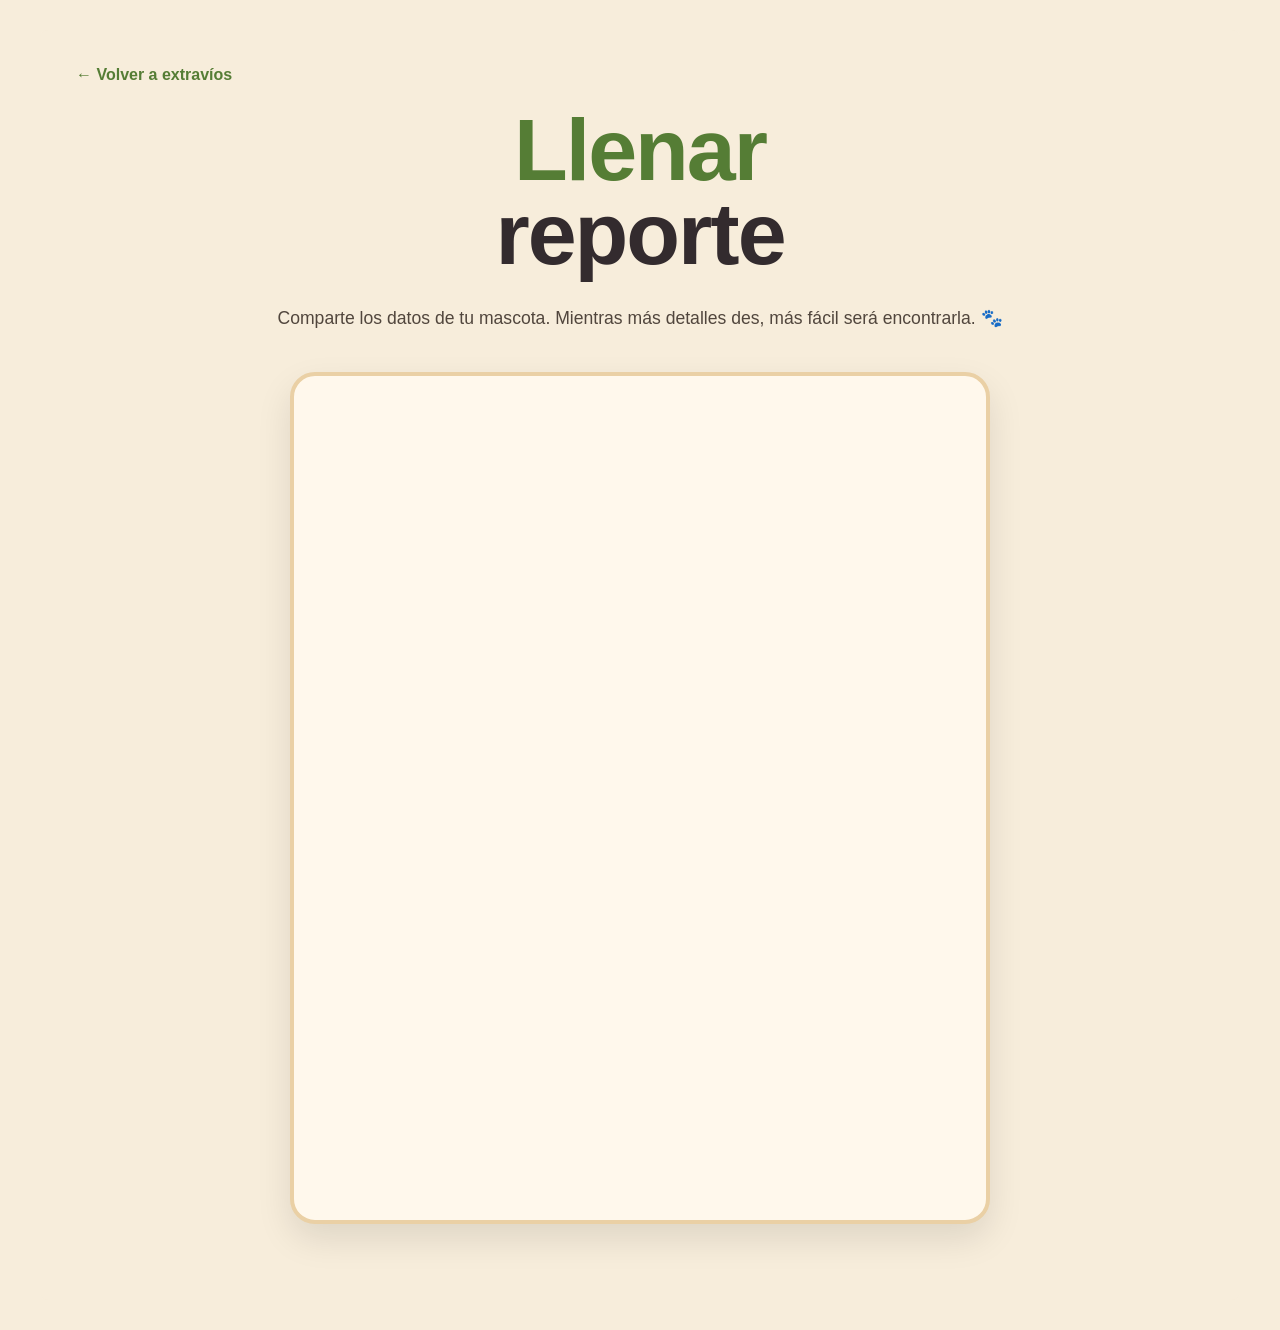
<file: reporte-extravio.html>
<!DOCTYPE html>
<html lang="es">
<head>
    <meta charset="UTF-8">
    <meta name="viewport" content="width=device-width, initial-scale=1.0">
    <title>Llenar reporte | Mascota a Bordo</title>
    <link rel="stylesheet" href="estilo.css">
    <style>
        .contenedor-jotform {
            box-shadow: 0 15px 35px rgba(0,0,0,0.1);
            border: 4px solid #ead0a5;
            background: #fff8ec;
            padding: 20px;
            border-radius: 25px;
            margin: 40px auto;
            max-width: 700px;
        }
        .contenedor-jotform iframe {
            width: 100% !important;
            border-radius: 15px;
            border: none;
        }
    </style>
</head>
<body>
    <main class="pagina">
        <a class="volver" href="extravios.html">← Volver a extravíos</a>
        
        <h1 class="titulo-pagina centrado"><span>Llenar</span><br>reporte</h1>
        
        <p class="texto-intro centrado" style="max-width: 800px; margin: 0 auto 30px auto;">Comparte los datos de tu mascota. Mientras más detalles des, más fácil será encontrarla. 🐾</p>

        <!-- Formulario usando solo el ID (esto evita el bloqueo de JotForm) -->
        <div class="contenedor-jotform">
            <iframe 
    src="https://form.jotform.com/263256447098063" 
    width="100%" 
    height="800" 
    frameborder="0" 
    style="border-radius: 15px; min-height: 800px;">
    Cargando…
</iframe>
        </div>
    </main>
</body>
</html>
</file>
<file: estilo.css>
* {
    box-sizing: border-box;
}

body {
    margin: 0;
    padding: 30px;
    background: #f7eddb;
    font-family: "Trebuchet MS", Arial, sans-serif;
    color: #332b2e;
    display: flex;
    flex-direction: column;
    align-items: center; /* Centra todo horizontalmente */
    min-height: 100vh;
}

/* ---------- PORTADA (index) ---------- */
.inicio {
    width: 100%;
    max-width: 1200px;
    min-height: 650px;
    margin: auto; /* Centra vertical y horizontalmente */
    padding: 36px;
    background: #f7eddb;
    border-radius: 8px;
    display: grid;
    grid-template-columns: 1fr 1.15fr;
    gap: 24px;
    overflow: hidden;
    position: relative;
}

/* Forma decorativa de fondo */
.inicio::before {
    content: '';
    position: absolute;
    top: -10%;
    left: -10%;
    width: 50%;
    height: 120%;
    background: #ead0a5;
    border-radius: 50%;
    z-index: 0;
    opacity: 0.4;
}

.contenido {
    position: relative;
    z-index: 1;
}

.decoracion {
    color: #527c35;
    font-size: 30px;
    margin-bottom: 8px;
}

h1 {
    font-size: clamp(3.4rem, 7vw, 6.3rem);
    line-height: .88;
    letter-spacing: -4px;
    margin: 0 0 28px;
    color: #332b2e;
    font-weight: 900;
}

h1 span {
    color: #557d35;
}

/* Insignia del equipo */
.insignia-equipo {
    display: inline-block;
    background: #557d35;
    color: #fff;
    padding: 6px 16px;
    border-radius: 20px;
    font-size: 0.85rem;
    font-weight: bold;
    letter-spacing: 1px;
    text-transform: uppercase;
    margin-bottom: 12px;
    box-shadow: 0 4px 10px rgba(85, 125, 53, 0.3);
}

.equipo p {
    font-size: 0.95rem;
    color: #51463d;
    line-height: 1.6;
    margin: 0 0 28px;
}

.botones {
    display: grid;
    grid-template-columns: repeat(2, minmax(130px, 1fr));
    gap: 12px;
    max-width: 470px;
}

.botones a {
    display: flex;
    align-items: center;
    justify-content: center;
    min-height: 58px;
    padding: 12px 15px;
    border-radius: 18px;
    background: #f2b632;
    color: #44352a;
    font-weight: bold;
    font-size: .95rem;
    text-align: center;
    text-decoration: none;
    transition: transform .2s, background .2s;
}

.botones a:hover {
    background: #e9a91f;
    transform: translateY(-3px);
}

/* --- COLLAGE DE IMÁGENES (INDEX) --- */
.ilustraciones {
    position: relative;
    min-height: 560px;
    z-index: 1;
}

.collage-contenedor {
    position: relative;
    width: 100%;
    height: 100%;
    min-height: 560px;
    z-index: 1;
}

.foto-principal {
    position: absolute;
    top: 10%;
    right: 5%;
    width: 75%;
    height: 65%;
    object-fit: cover;
    border-radius: 30px;
    box-shadow: 0 15px 30px rgba(0,0,0,0.15);
    border: 8px solid #fff8ec;
    transform: rotate(-2deg);
    transition: transform 0.4s ease;
}

.foto-secundaria {
    position: absolute;
    bottom: 0;
    left: 0;
    width: 55%;
    height: 45%;
    object-fit: cover;
    border-radius: 30px;
    box-shadow: 0 15px 30px rgba(0,0,0,0.15);
    border: 8px solid #fff8ec;
    transform: rotate(3deg);
    transition: transform 0.4s ease;
}

.collage-contenedor:hover .foto-principal {
    transform: rotate(0deg) scale(1.02);
}

.collage-contenedor:hover .foto-secundaria {
    transform: rotate(0deg) scale(1.02);
}

.tarjeta-flotante {
    position: absolute;
    top: 50%;
    left: 25%;
    transform: translate(-50%, -50%) rotate(-5deg);
    background: #f2b632;
    color: #332b2e;
    padding: 18px 24px;
    border-radius: 20px;
    font-weight: 900;
    font-size: 1.1rem;
    text-align: center;
    box-shadow: 0 10px 20px rgba(242, 182, 50, 0.4);
    z-index: 10;
    line-height: 1.3;
    border: 3px solid #fff8ec;
}

/* ---------- PÁGINAS INTERNAS ---------- */
.pagina {
    width: 100%;
    max-width: 1200px;
    min-height: 85vh;
    margin: auto;
    padding: 36px;
    background: #f7eddb;
    border-radius: 8px;
}

.volver {
    display: inline-block;
    color: #557d35;
    font-weight: bold;
    text-decoration: none;
    margin-bottom: 24px;
}

.titulo-pagina {
    color: #332b2e;
    font-size: clamp(3rem, 7vw, 5.5rem);
    line-height: .95;
    margin: 0 0 30px;
    letter-spacing: -2px;
}

.titulo-pagina span {
    color: #557d35;
}

/* ---------- CATEGORÍAS ---------- */
.categorias {
    display: flex;
    justify-content: center;
    gap: 20px;
    margin: 24px auto 30px;
    flex-wrap: wrap;
}

.categorias a {
    width: 220px;
    min-height: 100px;
    display: flex;
    align-items: center;
    justify-content: center;
    text-align: center;
    background: #f2b632;
    border-radius: 18px;
    color: #557d35;
    font-weight: bold;
    font-size: 1.2rem;
    text-decoration: none;
    padding: 12px;
    transition: transform .2s, background .2s;
}

.categorias a:hover {
    background: #e9a91f;
    transform: translateY(-3px);
}

/* ---------- TARJETAS DE ANIMALES ---------- */
.tarjetas {
    display: flex;
    flex-wrap: wrap;
    justify-content: center;
    gap: 30px;
    margin-top: 30px;
}

.tarjeta {
    background: #fff8ec;
    border-radius: 18px;
    overflow: hidden;
    box-shadow: 0 6px 15px rgba(0,0,0,0.06);
    display: flex;
    flex-direction: column;
    align-items: center;
    text-align: center;
    transition: transform 0.3s;
    width: 280px;
    padding-bottom: 20px;
}

.tarjeta:hover {
    transform: translateY(-5px);
}

.tarjeta img {
    width: 100%;
    height: 320px;
    object-fit: contain;
    background-color: #e5dac6;
    border-bottom: 5px solid #f2b632;
}

.tarjeta h2 {
    color: #332b2e;
    margin: 16px 10px 8px;
    font-size: 1.3rem;
}

.tarjeta p {
    font-size: .9rem;
    line-height: 1.5;
    color: #51463d;
    margin: 0 10px 16px;
    flex-grow: 1;
}

.tarjeta .boton-enlace {
    margin: 10px 0;
    padding: 10px 24px;
}

/* ---------- EXTRAS Y BOTONES ---------- */
.extra {
    margin-top: 60px;
}

.texto-intro {
    color: #51463d;
    font-size: 1.1rem;
    margin: 0 0 24px;
    line-height: 1.5;
}

.centrado {
    text-align: center;
}

.acciones-inicio {
    display: flex;
    flex-wrap: wrap;
    justify-content: center;
    gap: 12px;
    margin: 20px 0 10px;
}

.boton-enlace {
    display: inline-block;
    padding: 12px 24px;
    background: #f2b632;
    color: #44352a !important;
    border: none;
    border-radius: 16px;
    font-weight: bold;
    font-size: 1rem;
    text-decoration: none;
    cursor: pointer;
    transition: transform .2s, background .2s, box-shadow .2s;
    box-shadow: 0 4px 10px rgba(242, 182, 50, 0.3);
}

.boton-enlace:hover {
    background: #e9a91f;
    transform: translateY(-2px);
    box-shadow: 0 6px 15px rgba(242, 182, 50, 0.5);
}

/* ---------- JOTFORM ---------- */
.contenedor-jotform {
    max-width: 700px;
    margin: 40px auto;
    background: #fff8ec;
    padding: 20px;
    border-radius: 25px;
    box-shadow: 0 10px 30px rgba(0,0,0,0.08);
    overflow: hidden;
}

.contenedor-jotform iframe {
    width: 100% !important;
    border-radius: 15px;
    border: none;
}

/* ---------- RESPONSIVE ---------- */
@media (max-width: 1024px) {
    .tarjeta {
        width: 300px;
    }
}

@media (max-width: 760px) {
    body { 
        padding: 15px; 
    }
    .inicio { 
        grid-template-columns: 1fr; 
        padding: 25px; 
        gap: 12px; 
    }
    h1 { 
        font-size: clamp(3.4rem, 13vw, 5rem); 
    }
    .ilustraciones, .collage-contenedor { 
        min-height: 400px; 
    }
    .foto-principal {
        width: 85%;
        height: 60%;
        top: 5%;
    }
    .foto-secundaria {
        width: 60%;
        height: 40%;
    }
    .tarjeta-flotante {
        font-size: 0.9rem;
        padding: 12px 16px;
        left: 20%;
        top: 45%;
    }
    .inicio::before {
        width: 100%;
        height: 50%;
        top: 50%;
        left: 0;
    }
    .tarjeta {
        width: 100%;
        max-width: 350px;
    }
    .tarjeta img {
        height: 280px;
    }
}

@media (max-width: 390px) {
    .botones { 
        grid-template-columns: 1fr; 
    }
}
</file>
